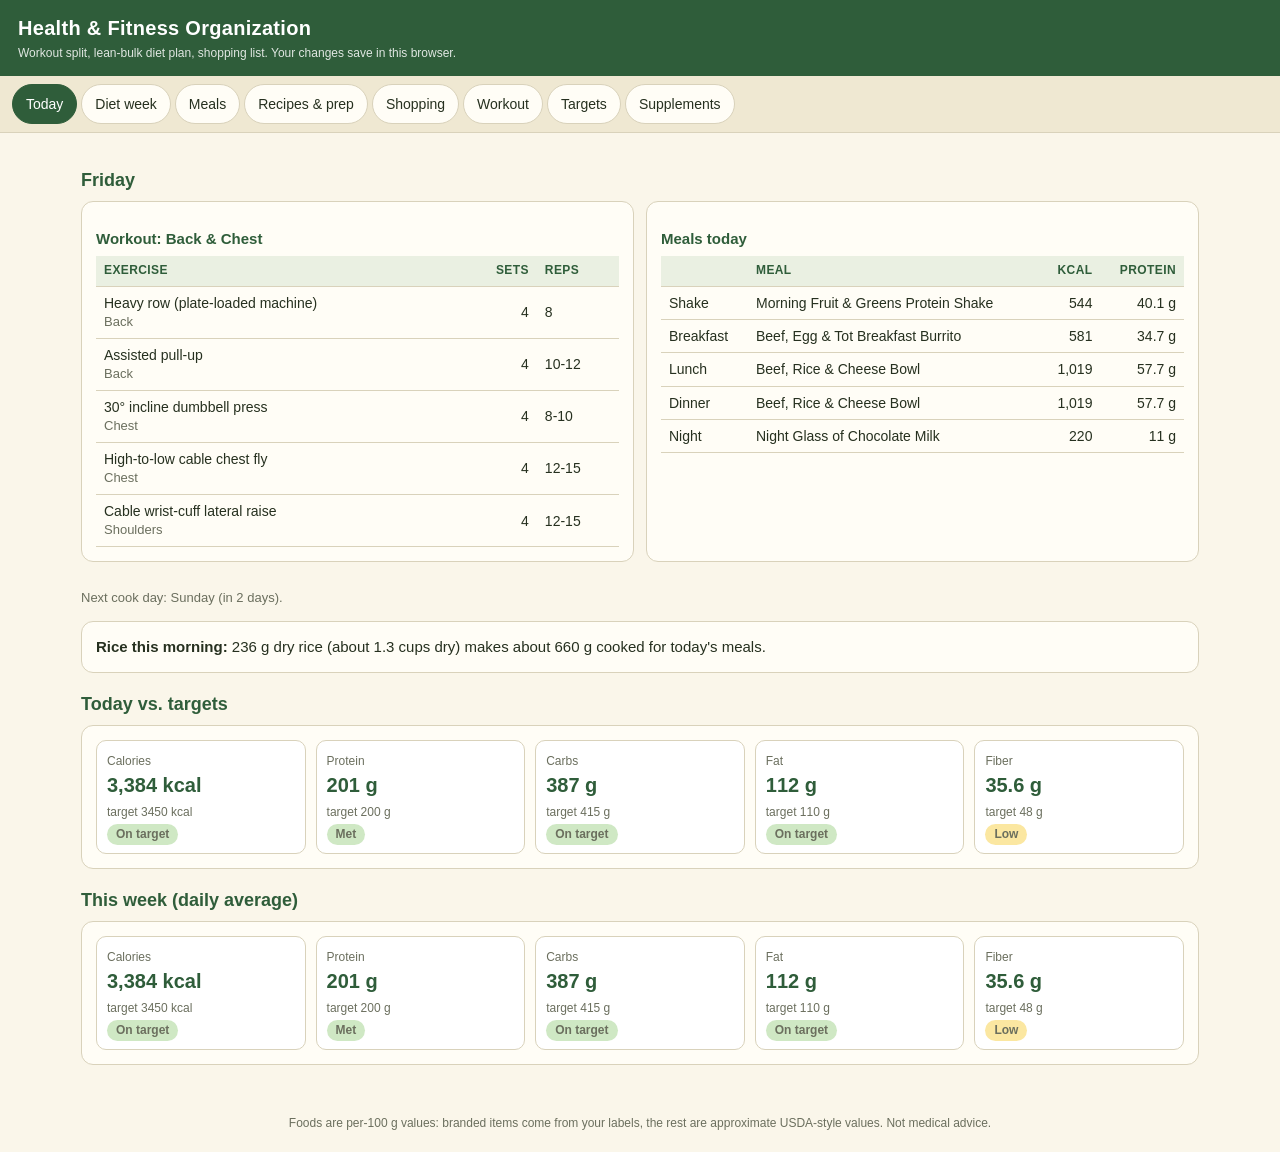
<file: index.html>
<!DOCTYPE html>
<html lang="en">
<head>
<meta charset="utf-8">
<meta name="viewport" content="width=device-width,initial-scale=1">
<title>Health & Fitness Organization</title>
<link rel="stylesheet" href="style.css">
</head>
<body>
<header>
  <h1>Health &amp; Fitness Organization</h1>
  <p>Workout split, lean-bulk diet plan, shopping list. Your changes save in this browser.</p>
</header>
<nav id="nav"></nav>
<main id="main"></main>
<footer>Foods are per-100 g values: branded items come from your labels, the rest are approximate USDA-style values. Not medical advice.</footer>
<script src="data.js"></script>
<script src="supplements.js"></script>
<script src="app.js"></script>
</body>
</html>
</file>
<file: style.css>
:root{--cream:#faf6ea;--card:#fffdf6;--green:#2f5d3a;--green2:#4c8a5b;--line:#d9d2bb;--ink:#26301f;--mute:#6b6f5e;
--ok:#cfe8c4;--warn:#fbe7a1;--bad:#f4c3a0;--blue:#1d4ed8}
*{box-sizing:border-box}
body{margin:0;background:var(--cream);color:var(--ink);font:15px/1.45 -apple-system,"Segoe UI",Roboto,Helvetica,Arial,sans-serif}
header{background:var(--green);color:#fff;padding:14px 18px}
header h1{margin:0;font-size:20px;letter-spacing:.3px}
header p{margin:2px 0 0;font-size:12px;opacity:.85}
nav{display:flex;gap:4px;flex-wrap:wrap;padding:8px 12px;background:#efe8d2;border-bottom:1px solid var(--line);position:sticky;top:0;z-index:5}
nav button{border:1px solid var(--line);background:var(--card);color:var(--ink);padding:7px 13px;border-radius:999px;cursor:pointer;font-size:14px}
nav button.on{background:var(--green);color:#fff;border-color:var(--green)}
main{max-width:1150px;margin:0 auto;padding:16px}
h2{color:var(--green);margin:18px 0 8px;font-size:18px}
h3{margin:12px 0 6px;font-size:15px;color:var(--green)}
.card{background:var(--card);border:1px solid var(--line);border-radius:12px;padding:14px;margin-bottom:14px}
.grid{display:grid;gap:12px}
.g2{grid-template-columns:repeat(auto-fit,minmax(300px,1fr))}
.g3{grid-template-columns:repeat(auto-fit,minmax(220px,1fr))}
.days{display:grid;gap:10px;grid-template-columns:repeat(auto-fit,minmax(240px,1fr))}
table{border-collapse:collapse;width:100%;font-size:14px}
th,td{border-bottom:1px solid var(--line);padding:6px 8px;text-align:left;vertical-align:middle}
th{background:#eaf0e2;color:var(--green);font-size:12px;text-transform:uppercase;letter-spacing:.4px}
td.n,th.n{text-align:right}
input,select{font:inherit;padding:5px 7px;border:1px solid var(--line);border-radius:7px;background:#fff;color:var(--ink)}
input.edit,td.edit input{color:var(--blue)}
input[type=number]{width:78px}
select{max-width:100%}
.btn{border:1px solid var(--green);background:var(--green);color:#fff;padding:6px 11px;border-radius:8px;cursor:pointer;font-size:13px}
.btn.alt{background:#fff;color:var(--green)}
.btn.sm{padding:3px 8px;font-size:12px}
.badge{display:inline-block;padding:2px 9px;border-radius:999px;font-size:12px;font-weight:600}
.b-ok{background:var(--ok)}.b-warn{background:var(--warn)}.b-bad{background:var(--bad)}.b-na{background:#e6e3d6;color:var(--mute)}
.mute{color:var(--mute);font-size:13px}
.kpi{display:flex;flex-wrap:wrap;gap:10px}
.kpi div{flex:1 1 130px;background:#fff;border:1px solid var(--line);border-radius:10px;padding:8px 10px}
.kpi b{display:block;font-size:20px;color:var(--green)}
.kpi span{font-size:12px;color:var(--mute)}
.slot{display:flex;gap:5px;align-items:center;flex-wrap:wrap;margin:7px 0}
.slot label{width:100%;font-size:11px;color:var(--mute);text-transform:uppercase;margin-bottom:-2px}
.slot select{flex:1;min-width:0;font-size:13px}
.step{display:flex;align-items:center;gap:3px}
.step button{width:24px;height:24px;border:1px solid var(--line);background:#fff;border-radius:6px;cursor:pointer;line-height:1}
.step span{min-width:18px;text-align:center;font-size:13px}
.day{background:#fff;border:1px solid var(--line);border-radius:10px;padding:10px}
.day h4{margin:0 0 4px;color:var(--green)}
.day.sel{outline:2px solid var(--green2)}
.row{display:flex;gap:8px;flex-wrap:wrap;align-items:center}
.bar{height:8px;border-radius:5px;background:#e6e3d6;overflow:hidden;min-width:70px}
.bar i{display:block;height:100%;background:var(--green2)}
.tabs2{display:flex;gap:6px;flex-wrap:wrap;margin:6px 0 10px}
.tabs2 button{border:1px solid var(--line);background:#fff;border-radius:8px;padding:5px 10px;cursor:pointer}
.tabs2 button.on{background:var(--green2);color:#fff;border-color:var(--green2)}
.scroll{overflow-x:auto}
footer{text-align:center;color:var(--mute);font-size:12px;padding:20px}
@media(max-width:600px){main{padding:10px}th,td{padding:5px 5px}}

/* phone-first + shopping list */
html{-webkit-text-size-adjust:100%}
nav{flex-wrap:nowrap;overflow-x:auto;-webkit-overflow-scrolling:touch;scrollbar-width:none}
nav::-webkit-scrollbar{display:none}
nav button{flex:0 0 auto;min-height:40px}
.btn{min-height:36px}
.shoplist{display:flex;flex-direction:column;gap:8px;margin-bottom:12px}
.shop{display:flex;align-items:center;gap:10px;background:var(--card);border:1px solid var(--line);border-radius:12px;padding:10px 10px 10px 14px}
.shop .si{flex:1;min-width:0}
.shop .sn{font-weight:600;font-size:16px}
.shop .sq{font-weight:700;color:var(--green);text-align:right;font-size:15px;max-width:34%}
.shop input{width:84px;padding:4px 6px}
.shop.got{opacity:.5;background:#eef0e6}
.shop.got .sn{text-decoration:line-through}
.bubble{flex:0 0 auto;width:46px;height:46px;border-radius:50%;border:2px solid var(--green2);background:#fff;color:#fff;font-size:22px;line-height:1;cursor:pointer;padding:0;-webkit-tap-highlight-color:transparent}
.bubble.on{background:var(--green);border-color:var(--green)}
.shopbar{position:sticky;top:57px;z-index:4;padding:10px 14px}
@media(max-width:600px){
input,select,textarea{font-size:16px}
header{padding:12px 14px}
h2{font-size:20px}
.step button{width:36px;height:36px;font-size:18px}
.step span{min-width:24px;font-size:15px}
.btn.sm{padding:7px 11px;font-size:13px}
.tabs2 button{padding:8px 11px}
.kpi div{flex:1 1 44%}
}

/* supplements tab */
.sp-bar{position:sticky;top:57px;z-index:4;background:var(--cream);padding:6px 0 8px}
.sp-bar input{width:100%;font-size:17px;padding:11px 14px;border:2px solid var(--green2);border-radius:10px}
.sp-chips{display:flex;gap:6px;flex-wrap:wrap;margin-top:8px;align-items:center}
.sp-chip{border:1px solid var(--line);background:var(--card);border-radius:999px;padding:6px 12px;cursor:pointer;font-size:13px;color:var(--ink)}
.sp-chip.on{background:var(--green);color:#fff;border-color:var(--green)}
.sp-count{font-size:12.5px;color:var(--mute);margin:6px 0 10px}
.sp-plan{border-left:5px solid var(--green2)}
.sp-cls{margin:22px 0 2px;color:var(--green);font-size:19px;border-bottom:2px solid var(--green2);padding-bottom:3px}
.sp-typ{margin:12px 0 6px;font-size:12.5px;text-transform:uppercase;letter-spacing:.5px;color:var(--mute)}
.sp-card{background:var(--card);border:1px solid var(--line);border-radius:12px;margin:0 0 10px;overflow:hidden}
.sp-head{padding:10px 14px;cursor:pointer;display:flex;gap:10px;align-items:flex-start;justify-content:space-between}
.sp-nm{font-weight:650;font-size:16px}
.sp-sum{color:var(--mute);font-size:13.5px;margin-top:2px}
.sp-glance{font-size:13px;margin-top:4px}.sp-glance b{color:var(--green)}
.sp-badges{display:flex;gap:5px;flex-wrap:wrap;justify-content:flex-end;min-width:120px}
.sp-badge{display:inline-block;padding:2px 9px;border-radius:999px;font-size:11.5px;font-weight:650;white-space:nowrap}
.sp-badge.e-Strong{background:#bfe0b4}.sp-badge.e-Moderate{background:#dcebb2}.sp-badge.e-Limited{background:var(--warn)}.sp-badge.e-Weak{background:var(--bad)}
.sp-badge.t-consider{background:#dbe7f7}.sp-badge.t-ok{background:#e3e3d6;color:#555}.sp-badge.t-caution{background:var(--bad)}
.sp-body{display:none;padding:2px 14px 12px;border-top:1px solid var(--line)}
.sp-card.open .sp-body{display:block}
.sp-row{display:grid;grid-template-columns:150px 1fr;gap:6px 12px;padding:7px 0;border-bottom:1px dashed var(--line);font-size:14px}
.sp-row:last-child{border-bottom:0}
.sp-row .k{color:var(--green);font-weight:650;font-size:12.5px;text-transform:uppercase;letter-spacing:.3px}
.sp-plan-row{background:#f1f7ec;margin:4px -8px 0;padding:8px;border-radius:8px}
.sp-empty{text-align:center;color:var(--mute);padding:40px 10px}
mark{background:#ffe98a;padding:0 1px;border-radius:2px}
@media(max-width:620px){.sp-row{grid-template-columns:1fr}.sp-head{flex-direction:column}.sp-badges{justify-content:flex-start}.sp-chip{padding:8px 13px}.sp-bar input{font-size:16px}}

.sp-ov{margin:10px 0 14px;background:var(--card);border:1px solid var(--line);border-radius:12px;padding:4px 14px}
.sp-ov details{border-bottom:1px solid var(--line);padding:8px 0}.sp-ov details:last-child{border-bottom:0}
.sp-ov summary{cursor:pointer;font-weight:650;color:var(--green)}
.sp-ov div{font-size:14px}.sp-ov ul{padding-left:20px;margin:6px 0}.sp-ov p{margin:6px 0}
.sp-badge.e-Overview{background:#e3d9ee}
</file>
